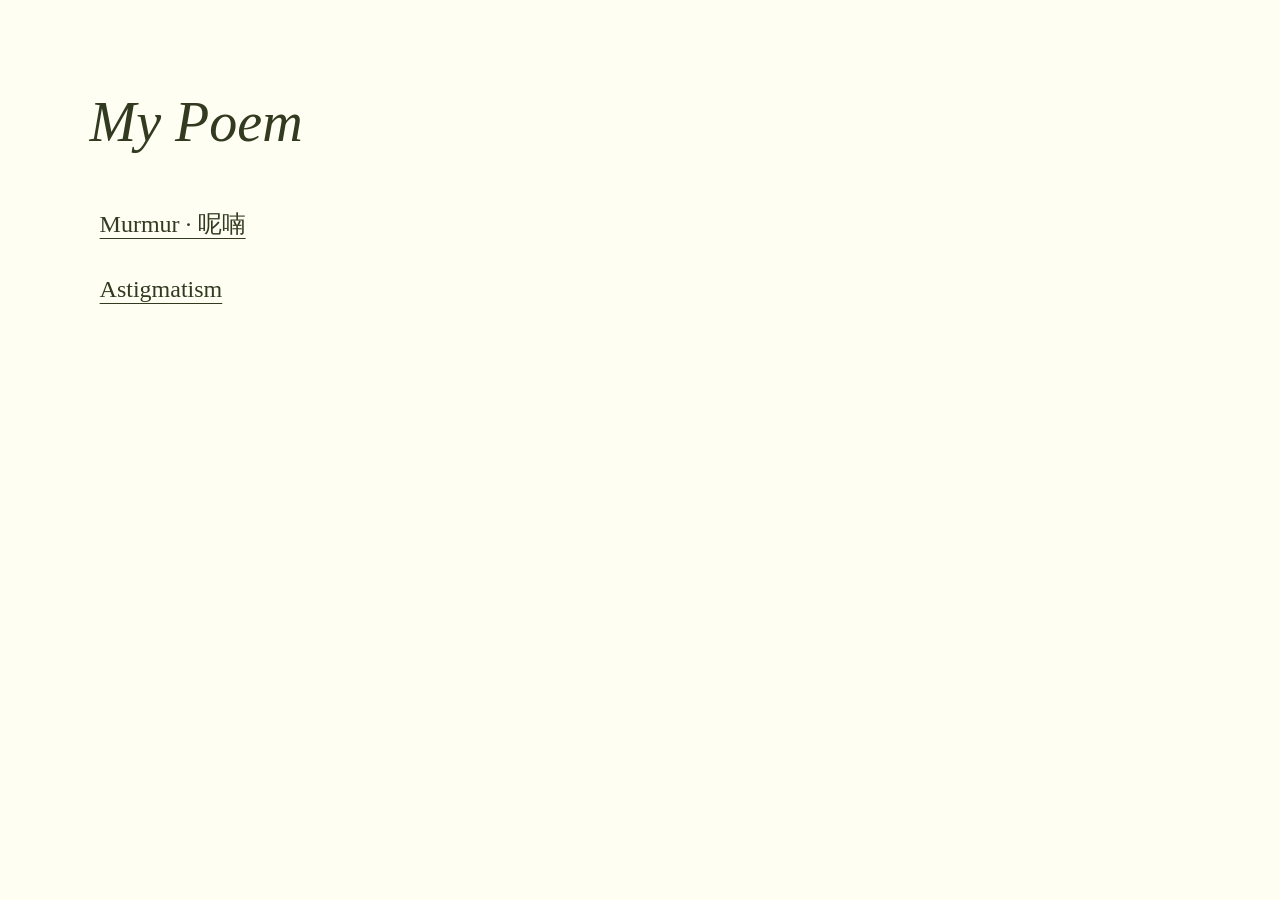
<file: mypoem/index.html>
<!DOCTYPE html>
<html lang="zh-CN">
<head>
  <meta charset="UTF-8">
  <meta name="viewport" content="width=device-width, initial-scale=1">
  <title>My Poem</title>
  <meta name="description" content="My Poem — Murmur 与 Astigmatism，诗歌与网页作品目录。">
  <style>
    body { margin: 0; padding: clamp(28px, 7vw, 96px); background: #fffef2; color: #323a20; font-family: Georgia, "Songti SC", serif; }
    main { max-width: 680px; }
    h1 { margin: 0 0 48px; font-size: clamp(36px, 7vw, 56px); font-weight: normal; font-style: italic; }
    ul { padding: 0; margin: 0; list-style: none; }
    li + li { margin-top: 24px; }
    a { display: inline-block; padding: 6px 10px; color: inherit; font-size: 24px; text-decoration-thickness: 1px; text-underline-offset: 6px; }
    a:hover, a:focus-visible { background: #b1dd59f9; }
    a:focus-visible { outline: 2px solid #323a20; outline-offset: 4px; }
  </style>
</head>
<body>
  <main>
    <h1>My Poem</h1>
    <nav aria-label="作品目录">
      <ul>
        <li><a href="./murmur/index.html">Murmur · 呢喃</a></li>
        <li><a href="./astigmatism/index.html">Astigmatism</a></li>
      </ul>
    </nav>
  </main>
</body>
</html>
</file>
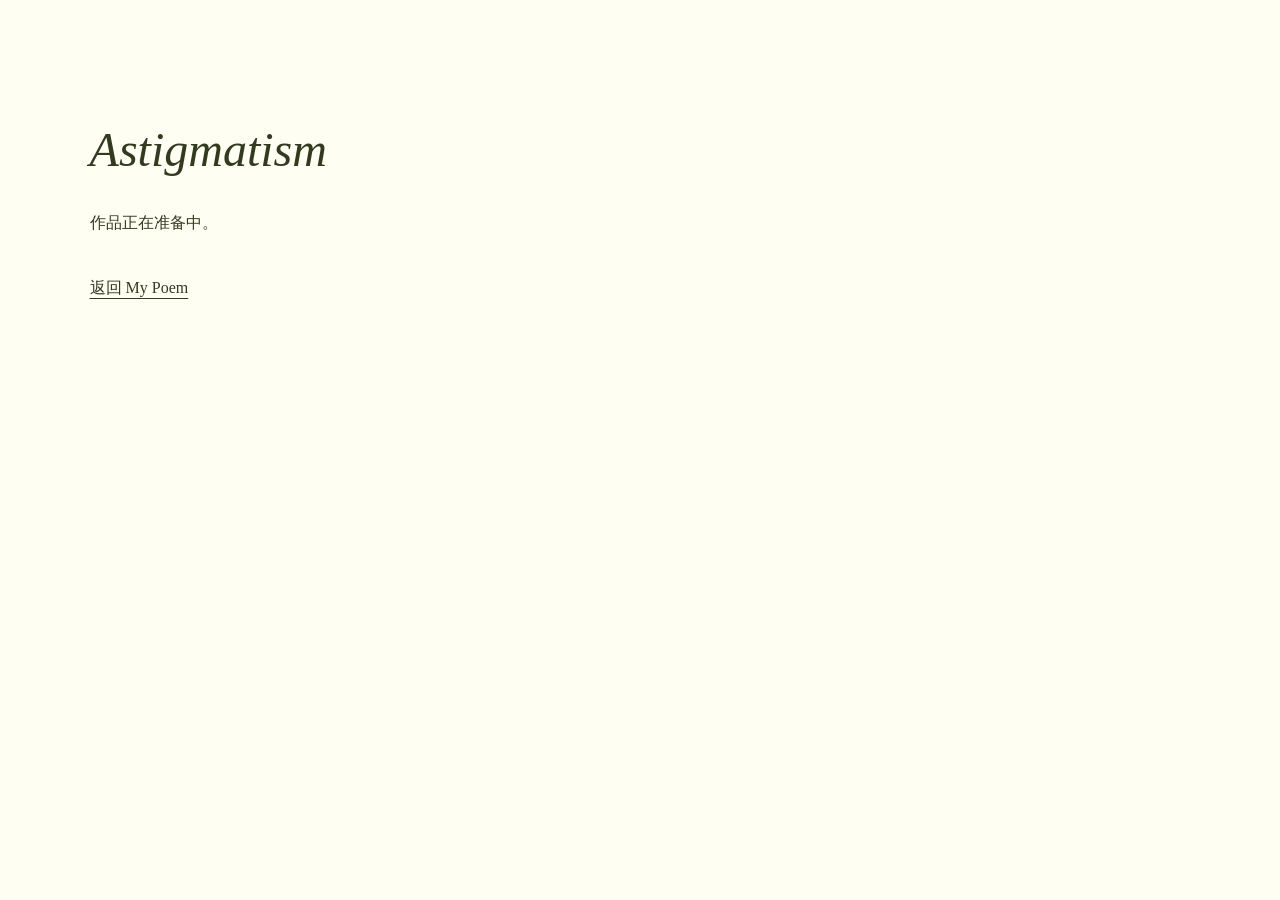
<file: mypoem/astigmatism/index.html>
<!DOCTYPE html>
<html lang="zh-CN">
<head>
  <meta charset="UTF-8">
  <meta name="viewport" content="width=device-width, initial-scale=1">
  <title>Astigmatism · My Poem</title>
  <style>
    body { margin: 0; padding: clamp(28px, 7vw, 96px); background: #fffef2; color: #323a20; font-family: Georgia, "Songti SC", serif; }
    h1 { font-size: clamp(32px, 7vw, 48px); font-weight: normal; font-style: italic; }
    p { margin: 24px 0 40px; line-height: 1.8; }
    a { color: inherit; text-underline-offset: 5px; }
    a:hover, a:focus-visible { background: #b1dd59f9; }
  </style>
</head>
<body>
  <main>
    <h1>Astigmatism</h1>
    <p>作品正在准备中。</p>
    <a href="../index.html">返回 My Poem</a>
  </main>
</body>
</html>
</file>
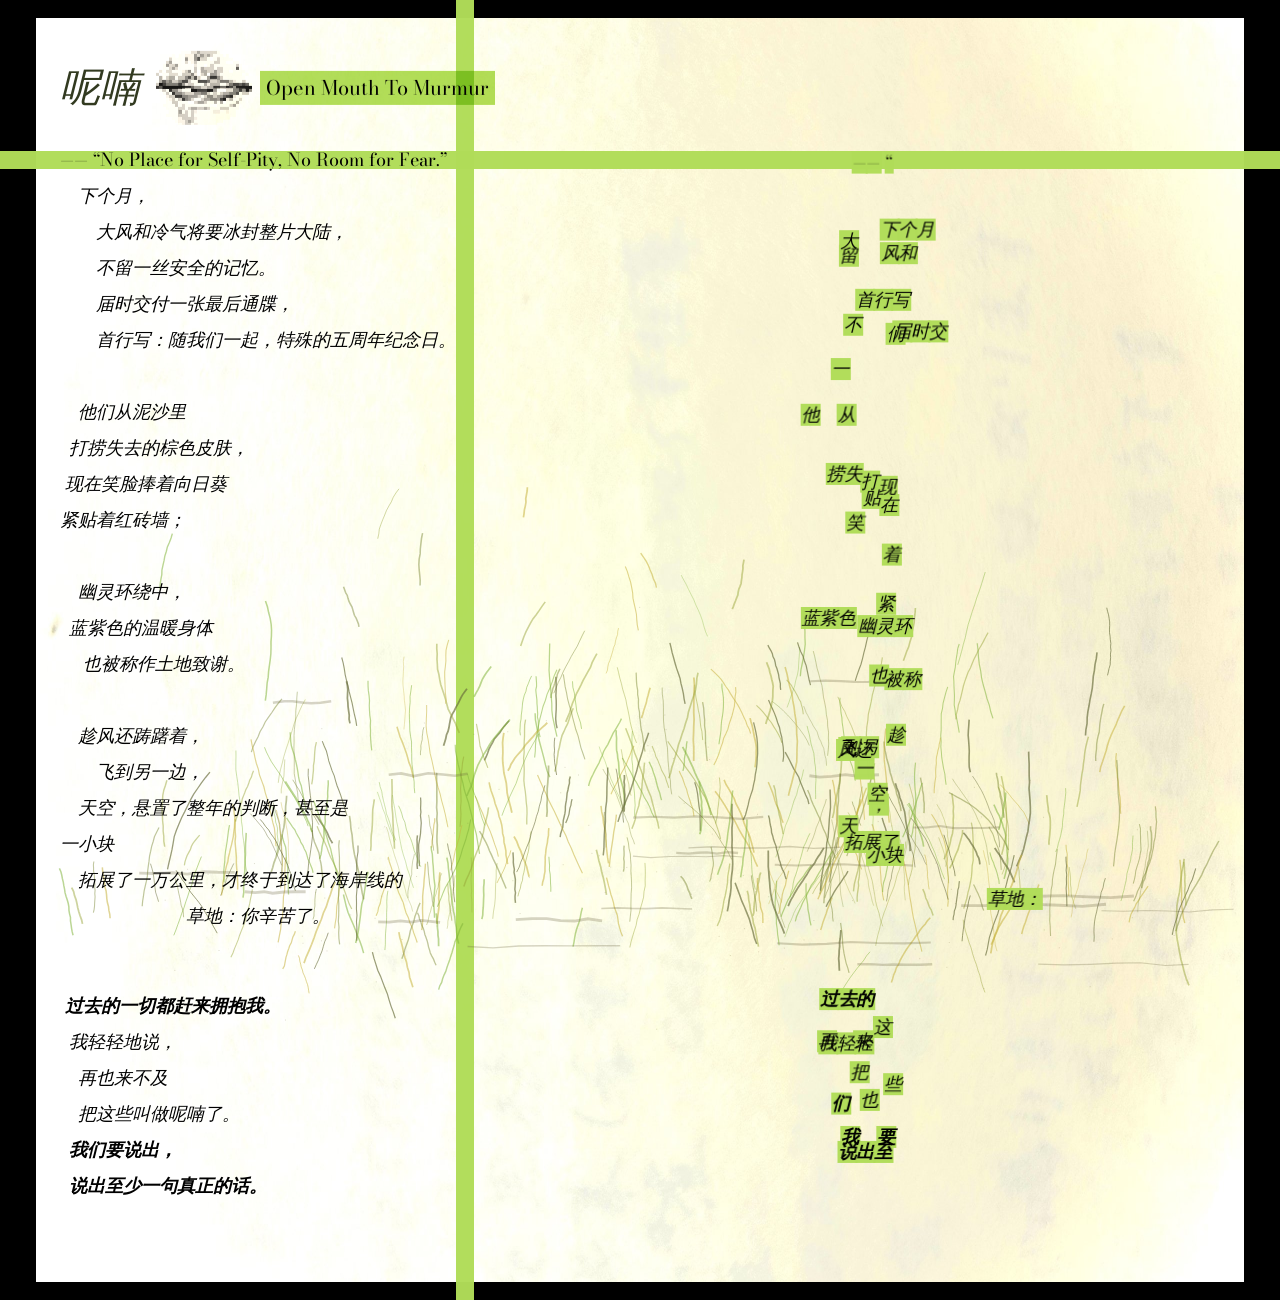
<file: mypoem/murmur/index.html>
<!DOCTYPE html>
<html lang="zh-CN">

<head>
  <meta charset="UTF-8">
  <meta name="viewport" content="width=device-width, initial-scale=1">
  <title>Murmur</title>
  <link rel="preconnect" href="https://fonts.googleapis.com">
  <link rel="preconnect" href="https://fonts.gstatic.com" crossorigin>
  <link rel="stylesheet" href="https://fonts.googleapis.com/css2?family=Bodoni+Moda:wght@400&amp;display=swap">
  <link rel="stylesheet" href="style.css?v=20261102-black-frame">
</head>
<body>

  <h1><span class="poem-title"> 呢喃</span></h1>
  <div class="poem-sound" data-audio-state="muted">
    <button type="button" aria-pressed="false" aria-label="播放声音" title="播放声音" aria-describedby="poem-sound-label">
      <img class="sound-muted" src="sound-muted-pixel-coarse.png" alt="" width="1426" height="1103" draggable="false">
      <img class="sound-playing" src="sound-playing-pixel-coarse.png" alt="" width="1426" height="1103" draggable="false">
    </button>
    <span class="poem-sound-label" id="poem-sound-label">
      <span class="sound-label-muted">Open Mouth To Murmur</span>
    </span>
  </div>
  <p><span class="poem-quote">—— “No Place for Self-Pity, No Room for Fear.”</span>
    下个月，
        大风和冷气将要冰封整片大陆，
        不留一丝安全的记忆。
        届时交付一张最后通牒，
        首行写：随我们一起，特殊的五周年纪念日。

    他们从泥沙里
  打捞失去的棕色皮肤，
 现在笑脸捧着向日葵
紧贴着红砖墙；

    幽灵环绕中，
  蓝紫色的温暖身体
     也被称作土地致谢。

    趁风还踌躇着，
        飞到另一边，
    天空，悬置了整年的判断，甚至是
一小块
    拓展了一万公里，才终于到达了海岸线的
                            草地：你辛苦了。
<p class="ending"> <span class="emphasis">过去的一切都赶来拥抱我。</span>
  我轻轻地说，
    再也来不及
    把这些叫做呢喃了。
  <span class="emphasis">我们要说出，
  说出至少一句真正的话。</span>
</p>
  <div class="poem-effects" aria-hidden="true"></div>
  <script src="script.js?v=20261102-restored-black" defer></script>
  <script src="grass.js?v=20261102-page-bounds" defer></script>
  <script src="score.js?v=20261102-restored-black" defer></script>
  <script src="visual-input.js" defer></script>
  <script src="strings.js?v=20261102-restored-black" defer></script>
  <script src="interaction.js" defer></script>
  <script src="sound.js?v=20261102-scan-audio-sync" defer></script>
</body>

</html>
</file>
<file: mypoem/murmur/style.css>
/* 整张背景随整页的宽、高拉伸，包含页面四周和滚动区域。 */
html {
  position: relative;
  min-height: 100vh;
  background-color: #fffef2;
  background-image: url("background.jpg");
  background-repeat: no-repeat;
  background-position: center;
  background-size: 100% 100%;
}

/* 四周黑框：左右各两个正文字宽（36px），上下各一个正文字厚（18px）。 */
html::before {
  content: "";
  position: absolute;
  inset: 0;
  box-sizing: border-box;
  font-size: 18px;
  border-style: solid;
  border-color: #000;
  border-width: 1em 2em;
  pointer-events: none;
  z-index: 0;
}


body {
  background-color: transparent;
  color: black;
  margin: 60px;
}

h1 {
  /*position: absolute;*/

  font-family: Georgia, serif;
  font-size: 40px;
  font-style: italic;
  font-weight: normal;
  color: rgb(50, 58, 32);


}

p {
  font-family: Georgia, serif;
  font-size: 18px;
  line-height: 2;
  font-style: italic;
  white-space: pre-wrap;
  width: fit-content;

}


.emphasis {
  font-weight: bold;
  font-weight: 700;
}




/* 原诗保持在文档中；移动副本单独绘制，不改变原有排版。 */
:root {
  --round-interval: 250ms;
  --tab-size: 4;
}

.poem-line {
  display: block;
  min-height: 2em;
  white-space: pre;
}

.poem-character {
  display: inline-block;
  white-space: pre;
}

/* 装饰图层不参与页面高度，超出背景边界的部分不产生额外滚动区域。 */
.poem-effects {
  position: absolute;
  inset: 0;
  overflow: clip;
  pointer-events: none;
}

.poem-copy-backgrounds, .poem-copies {
  position: absolute;
  top: 0;
  left: 0;
  width: 100%;
  pointer-events: none;
  overflow: clip;
}

.poem-copy-background {
  position: absolute;
  background-color: #b1dd59f9;
  pointer-events: none;
  will-change: transform;
}

.poem-copy {
  position: absolute;
  white-space: pre;
  margin: 0;
  will-change: transform;
}

@media (max-width: 700px) {
  body { margin: 24px; }
}

/* 阅读提示竖条：默认 42 BPM，4/4 拍，一次扫描为一小节。 */
:root {
  --reader-duration: 5.714285714s;
}
.poem-reader {
  position: absolute;
  top: 0;
  left: var(--reader-start, 0px);
  width: calc(var(--reader-travel, 0px) + var(--reader-width, 18px));
  min-height: 100vh;
  overflow: clip;
  pointer-events: none;
  z-index: 0;
}
.poem-reader::before {
  content: "";
  position: absolute;
  top: 0;
  bottom: 0;
  left: 0;
  width: var(--reader-width, 18px);
  background-color: #b1dd59f9;
  animation: poem-reader-scan var(--reader-duration) linear infinite;
  will-change: transform;
}
@keyframes poem-reader-scan {
  from { transform: translateX(0); }
  to { transform: translateX(var(--reader-travel, 0px)); }
}

/* 底层顺序：阅读条 → 草地 → 绿色底块 → 原诗 → 文字副本。 */
/* 保持 body 与 html 背景处于同一混合上下文，让嘴唇叠到底图上。 */
.grass-field { position: absolute; pointer-events: none; z-index: 1; }
.poem-copy-backgrounds { z-index: 2; }
body > p, body > h1 { position: relative; z-index: 3; }
.poem-copies { z-index: 4; }
.poem-sound {
  position: absolute;
  top: 0;
  left: 0;
  width: max-content;
  transform: translateY(-50%);
  display: flex;
  align-items: center;
  gap: 8px;
  z-index: 10;
  background: transparent;
  mix-blend-mode: multiply;
  isolation: auto;
}
/* 在外层统一正片叠底，让嘴唇穿过内部旋转图层与页面底图混合。 */
.poem-sound button, .poem-sound img { mix-blend-mode: normal; }
/* 声音提示与英文引句共用 Bodoni Moda 衬线字体。 */
.poem-sound-label, .poem-quote {
  font-family: "Bodoni Moda", Georgia, serif;
  font-optical-sizing: auto;
  font-style: normal;
}
.poem-sound-label {
  padding: 3px 6px;
  background-color: #b1dd59f9;
  color: #000;
  font-size: 20px;
  font-weight: normal;
  font-style: normal;
  line-height: 1.4;
  white-space: nowrap;
  display: inline-block;
  transform-origin: center;
  animation: murmur-label-sway 2.5s linear infinite alternate;
}
/* 参考长方形的往返旋转：绿底与文字作为一个整体运动。 */
@keyframes murmur-label-sway {
  from { transform: translateY(0) rotate(-10deg); }
  to { transform: translateY(2px) rotate(10deg); }
}

/* 播放时收起整块提示，关闭声音后重新显示。 */
.poem-sound button[aria-pressed="true"] + .poem-sound-label { display: none; }
.poem-sound button {
  display: block;
  position: relative;
  width: min(96px, calc(100vw - 32px));
  aspect-ratio: 1.294 / 1;
  padding: 0;
  border: 0;
  border-radius: 3px;
  background: transparent;
  cursor: pointer;
  -webkit-tap-highlight-color: transparent;
  touch-action: manipulation;
  user-select: none;
  transform-origin: center;
  animation: murmur-mouth-sway 11.6s ease-in-out infinite;
}
/* 独立于提示字的节拍：左右交替，大小摆幅与每次转向的时长不同。 */
@keyframes murmur-mouth-sway {
  0%, 100% { transform: rotate(-8deg); }
  17% { transform: rotate(20deg); }
  34% { transform: rotate(-5deg); }
  49% { transform: rotate(12deg); }
  72% { transform: rotate(-22deg); }
  88% { transform: rotate(6deg); }
}
/* 去色、淡暖纸色与稍强对比，保留铅笔颗粒，模拟旧扫描稿。 */
.poem-sound img {
  position: absolute;
  inset: 0;
  width: 100%;
  height: 100%;
  object-fit: contain;
  image-rendering: pixelated;
  filter: grayscale(1) sepia(.18) contrast(1.14) brightness(1.04);
  pointer-events: none;
  user-select: none;
}
/* 关闭时闭嘴并摆动；开启时停止旋转，改为两张嘴唇交替出现。 */
.poem-sound .sound-playing { visibility: hidden; }
.poem-sound button[aria-pressed="true"],
.poem-sound button[aria-pressed="true"] + .poem-sound-label {
  animation: none;
  transform: none;
}
.poem-sound button[aria-pressed="true"] .sound-playing {
  animation: murmur-mouth-open .7s steps(1, end) infinite;
}
.poem-sound button[aria-pressed="true"] .sound-muted {
  animation: murmur-mouth-closed .7s steps(1, end) infinite;
}
@keyframes murmur-mouth-open {
  0%, 100% { visibility: visible; }
  50% { visibility: hidden; }
}
@keyframes murmur-mouth-closed {
  0%, 100% { visibility: hidden; }
  50% { visibility: visible; }
}
.poem-sound button:focus-visible { outline: 2px solid #323a20; outline-offset: 4px; }
.poem-sound button:disabled { cursor: wait; }

/* 水平条与垂直扫描条交叉的窗口，就是当前的读谱区域。 */
.poem-row-reader {
  position: absolute;
  left: 0;
  width: 100%;
  height: 18px;
  background-color: #b1dd59f9;
  pointer-events: none;
  z-index: 0;
}
.poem-row-reader[hidden] { display: none; }

@media (max-width: 520px) {
  .poem-sound { gap: 6px; }
  .poem-sound button { width: 64px; }
  .poem-sound-label { font-size: 14px; padding: 3px 4px; }
}
</file>
